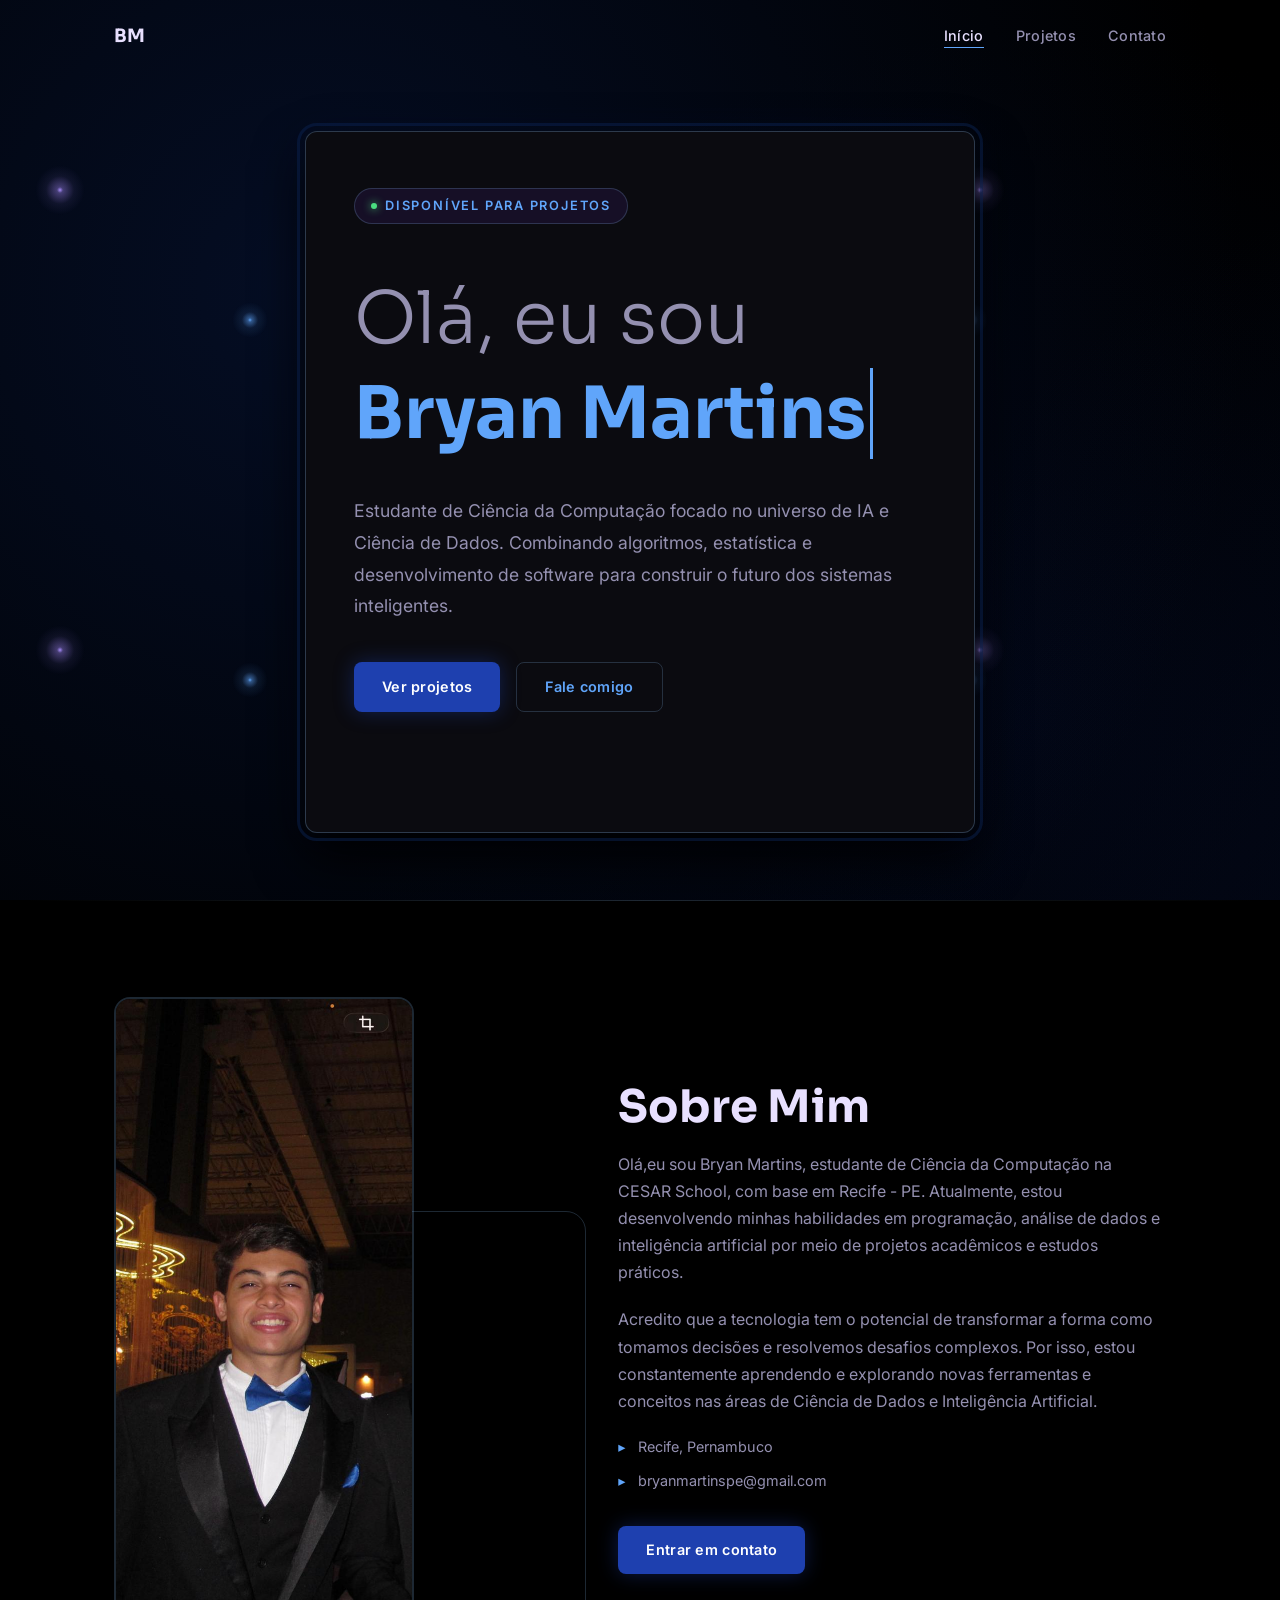
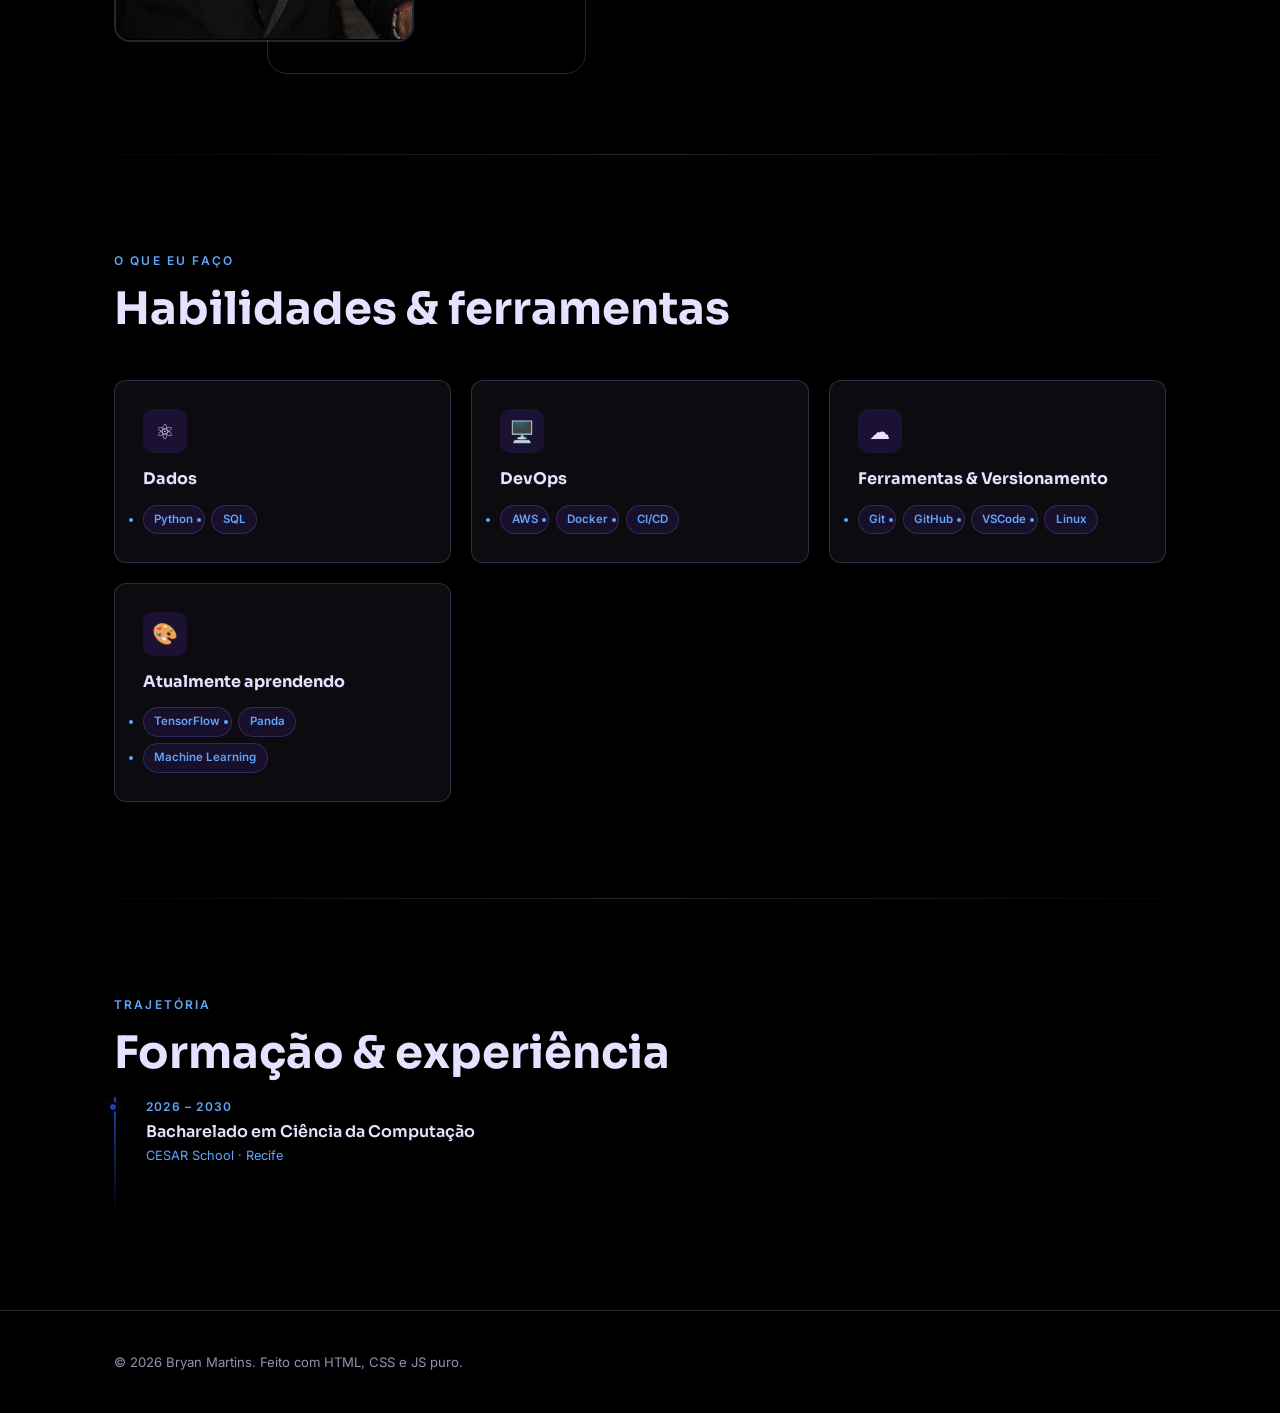
<file: index.html>
<!DOCTYPE html>
<html lang="pt-BR">
<head>
  <meta charset="UTF-8" />
  <meta name="viewport" content="width=device-width, initial-scale=1.0" />
  <meta name="description" content="Portfólio de Bryan Martins — Estudante de Ciência da Computação na CESAR School." />
  <title>Bryan Martins - Estudante de Ciência da Computação</title>
  <link rel="preconnect" href="https://fonts.googleapis.com" />
  <link rel="preconnect" href="https://fonts.gstatic.com" crossorigin />
  <link href="https://fonts.googleapis.com/css2?family=Sora:wght@300;400;600;700&family=Inter:wght@400;500;600&display=swap" rel="stylesheet" />
  <link rel="stylesheet" href="css/style.css" />
</head>
<body>

  <!-- Custom Cursor -->
  <div id="cursor" aria-hidden="true"></div>
  <div id="cursor-ring" aria-hidden="true"></div>

  <!-- Navigation -->
  <nav>
    <div class="nav-inner">
      <a href="index.html" class="nav-logo">BM<span></span></a>
      <button class="hamburger" aria-label="Abrir menu" aria-expanded="false">
        <span></span><span></span><span></span>
      </button>
      <ul class="nav-links">
        <li><a href="index.html">Início</a></li>
        <li><a href="projects.html">Projetos</a></li>
        <li><a href="contact.html">Contato</a></li>
      </ul>
    </div>
  </nav>

  <!-- Hero Section -->
  <section class="hero" aria-label="Apresentação">
    <canvas class="hero-canvas" id="particles-canvas" aria-hidden="true"></canvas>
    <div class="container hero-content">
      <div class="hero-eyebrow">Disponível para projetos</div>
      <h1>
        <h1>
          <span class="line-muted">Olá, eu sou</span>
          <div class="typewriter-container">
            <span class="typewriter" data-words='["Bryan Martins"]'></span>
          </div>
        </h1>
      </h1>         
      <p class="hero-desc">
        Estudante de Ciência da Computação focado no universo de IA e Ciência de Dados. Combinando algoritmos,
        estatística e desenvolvimento de software para construir o futuro dos sistemas inteligentes.
      </p>
      <div class="hero-cta">
        <a href="projects.html" class="btn btn-primary">Ver projetos</a>
        <a href="contact.html" class="btn btn-outline">Fale comigo</a>
      </div>
      
    </div>
  </section>

  <div class="section-divider"></div>

  <!-- About Section -->
  <section class="section" id="sobre" aria-labelledby="sobre-titulo">
    <div class="container">
      <div class="about-grid">
        <div class="about-visual reveal">
          <img class="avatar-box" src="WhatsApp-Image-2026-06-10-at-22.21.26.jpg" alt="Bryan Martins" />
          <div class="about-accent-line" aria-hidden="true"></div>
        </div>
        <div class="about-text">
          <h2 id="sobre-titulo" class="section-title reveal">Sobre Mim</h2>
          <p class="reveal reveal-delay-1">
            Olá,eu sou Bryan Martins, estudante de Ciência da Computação na CESAR School, com base em Recife - PE. Atualmente, estou desenvolvendo minhas habilidades em programação, análise de dados e inteligência artificial por meio de projetos acadêmicos e estudos práticos.
          </p>
          <p class="reveal reveal-delay-2">
            Acredito que a tecnologia tem o potencial de transformar a forma como tomamos decisões e resolvemos desafios complexos. Por isso, estou constantemente aprendendo e explorando novas ferramentas e conceitos nas áreas de Ciência de Dados e Inteligência Artificial.
          </p>
          <ul class="about-list reveal reveal-delay-3" aria-label="Informações de contato e localização">
            <li>Recife, Pernambuco</li>
            <li>bryanmartinspe@gmail.com</li>
          </ul>
          <a href="contact.html" class="btn btn-primary reveal reveal-delay-3">Entrar em contato</a>
        </div>
      </div>
    </div>
  </section>

  <div class="section-divider"></div>

  <!-- Skills Section -->
  <section class="section" id="habilidades" aria-labelledby="skills-titulo">
    <div class="container">
      <span class="section-label reveal">O que eu faço</span>
      <h2 id="skills-titulo" class="section-title reveal">Habilidades &amp; ferramentas</h2>
      <br>
      <div class="skills-grid">
        <article class="skill-card reveal">
          <div class="skill-icon" aria-hidden="true">⚛️</div>
          <h3>Dados</h3>
          <ul class="skill-tags" aria-label="Tecnologias de Frontend">
            <li class="tag">Python</li>
            <li class="tag">SQL</li>
          </ul>
        </article>
        <article class="skill-card reveal reveal-delay-1">
          <div class="skill-icon" aria-hidden="true">🖥️</div>
          <h3>DevOps</h3>
          <ul class="skill-tags" aria-label="Tecnologias de Backend">
            <li class="tag">AWS</li>
            <li class="tag">Docker</li>
            <li class="tag">CI/CD</li>
          </ul>
        </article>
        <article class="skill-card reveal reveal-delay-2">
          <div class="skill-icon" aria-hidden="true">☁️</div>
          <h3>Ferramentas &amp; Versionamento</h3>
          <ul class="skill-tags" aria-label="Tecnologias de DevOps">
            <li class="tag">Git</li>
            <li class="tag">GitHub</li>
            <li class="tag">VSCode</li>
            <li class="tag">Linux</li>
          </ul>
        </article>
        <article class="skill-card reveal reveal-delay-3">
          <div class="skill-icon" aria-hidden="true">🎨</div>
          <h3>Atualmente aprendendo</h3>
          <ul class="skill-tags" aria-label="Ferramentas de Design">
            <li class="tag">TensorFlow</li>
            <li class="tag">Panda</li>
            <li class="tag">Machine Learning</li>
          </ul>
        </article>
      </div>
    </div>
  </section>

  <div class="section-divider"></div>

  <!-- Trajeto Section -->
  <section class="section" aria-labelledby="trajeto-titulo">
    <div class="container">
      <span class="section-label reveal">Trajetória</span>
      <h2 id="trajeto-titulo" class="section-title reveal">Formação &amp; experiência</h2>
      <div style="max-width:600px;">
        <div class="timeline">
          <article class="timeline-item reveal reveal-delay-2">
            <p class="timeline-year">2026 – 2030</p>
            <h3 class="timeline-title">Bacharelado em Ciência da Computação</h3>
            <p class="timeline-place">CESAR School · Recife</p>          
          </article>
        </div>
      </div>
    </div>
  </section>

  <!-- Footer -->
  <footer>
    <div class="footer-inner">
      <p class="footer-copy">
        &copy; <span id="year"></span> Bryan Martins. Feito com HTML, CSS e JS puro.
      </p>
    </div>
  </footer>

  <script src="js/portfolio.js"></script>
  <script>document.getElementById('year').textContent = new Date().getFullYear();</script>
</body>
</html>
</file>
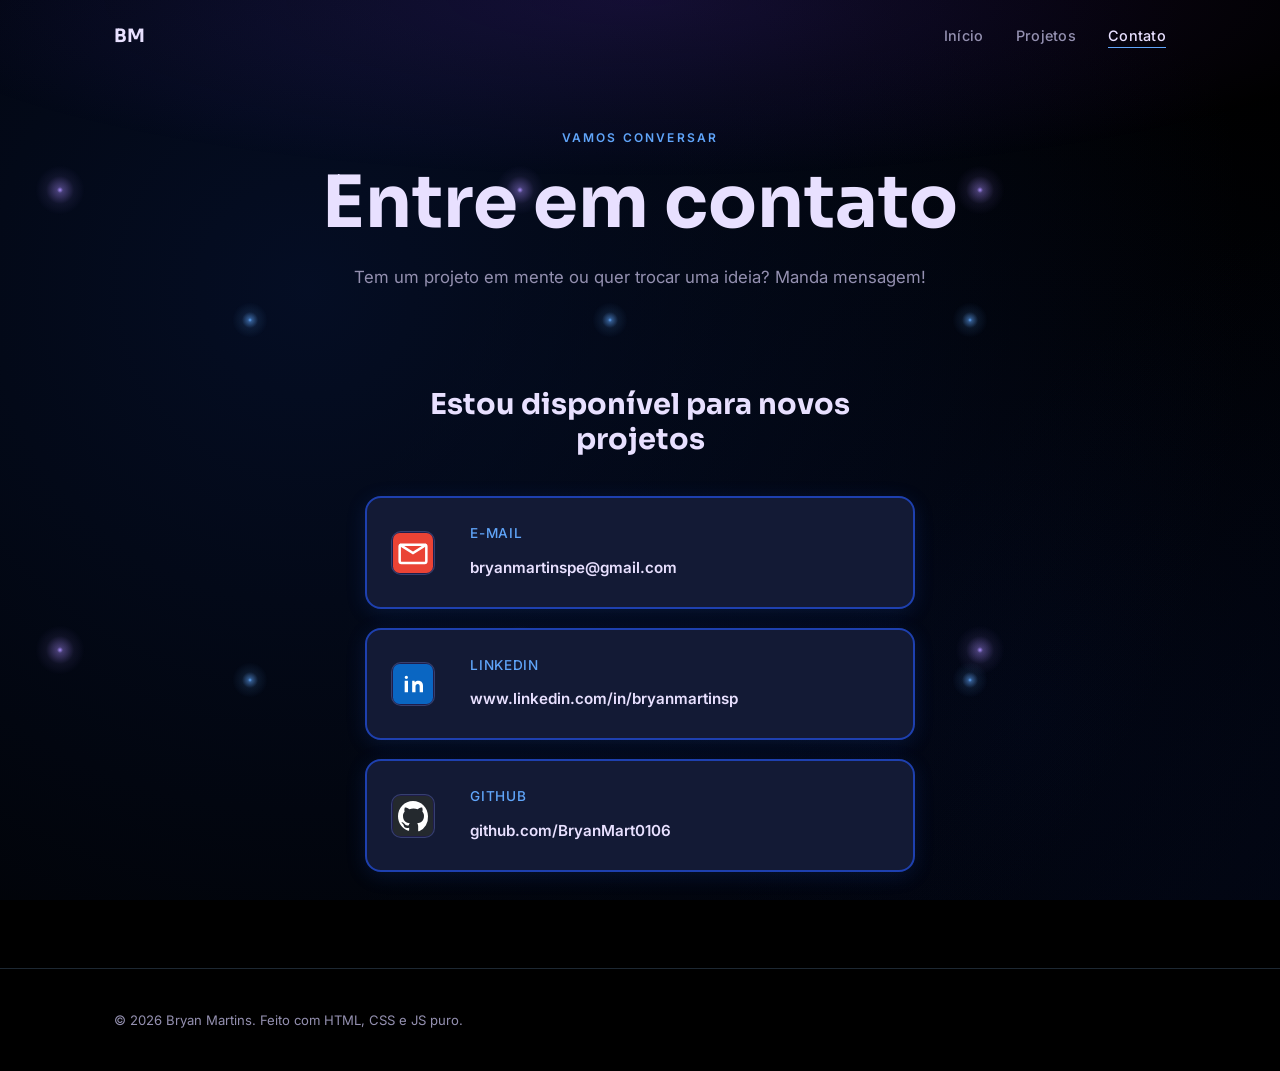
<file: contact.html>
<!DOCTYPE html>
<html lang="pt-BR">
<head>
  <meta charset="UTF-8" />
  <meta name="viewport" content="width=device-width, initial-scale=1.0" />
  <meta name="description" content="Entre em contato com Bryan Martins — Estudante de Ciência da Computação" />
  <title>Contato — Bryan Martins</title>
  <link rel="preconnect" href="https://fonts.googleapis.com" />
  <link rel="preconnect" href="https://fonts.gstatic.com" crossorigin />
  <link href="https://fonts.googleapis.com/css2?family=Sora:wght@300;400;600;700&family=Inter:wght@400;500;600&display=swap" rel="stylesheet" />
  <link rel="stylesheet" href="css/style.css" />
</head>
<body>

  <div id="cursor" aria-hidden="true"></div>
  <div id="cursor-ring" aria-hidden="true"></div>

  <nav>
    <div class="nav-inner">
      <a href="index.html" class="nav-logo">BM<span></span></a>
      <button class="hamburger" aria-label="Abrir menu" aria-expanded="false">
        <span></span><span></span><span></span>
      </button>
      <ul class="nav-links">
        <li><a href="index.html">Início</a></li>
        <li><a href="projects.html">Projetos</a></li>
        <li><a href="contact.html">Contato</a></li>
      </ul>
    </div>
  </nav>

  <header class="page-hero">
    <div class="container">
      <span class="section-label">Vamos conversar</span>
      <h1>Entre em contato</h1>
      <p class="section-desc" style="margin: 1rem auto 0; text-align:center;">
        Tem um projeto em mente ou quer trocar uma ideia? Manda mensagem!
      </p>
    </div>
  </header>

  <main>
    <section class="section" style="padding-top:2rem;">
      <div class="container">

        <aside aria-label="Informações de contato" style="margin: 0 auto; max-width: 550px; text-align: center;">
          <h3 class="section-title reveal" style="font-size:1.8rem; margin-bottom:2.5rem;">
            Estou disponível para novos projetos
          </h3>

          <div class="contact-info" style="display: flex; flex-direction: column; gap: 1.2rem; text-align: left;">
            
            <div class="contact-item reveal reveal-delay-1" style="display: flex; align-items: center; padding: 1.5rem; border: 2px solid var(--accent); border-radius: 16px; background: #131A35; box-shadow: 0 4px 20px rgba(37, 99, 235, 0.15);">
              <div class="contact-icon" style="margin-right: 1.2rem;">
                <svg width="40" height="40" viewBox="0 0 24 24" fill="none" xmlns="http://www.w3.org/2000/svg">
                  <rect width="24" height="24" rx="4" fill="#EA4335"/>
                  <path d="M4 7l8 5 8-5" stroke="white" stroke-width="1.5" fill="none"/>
                  <rect x="4" y="7" width="16" height="11" rx="1" stroke="white" stroke-width="1.5" fill="none"/>
                </svg>
              </div>   
              <div class="contact-item-text" style="font-size: 1.25rem; color: var(--text);">
                <strong style="display: block; font-size: 0.85rem; text-transform: uppercase; letter-spacing: 0.05em; color: var(--accent-light); margin-bottom: 0.2rem;">E-mail</strong>
                <span>
                  <a href="mailto:bryanmartinspe@gmail.com" style="text-decoration: none; color: inherit; font-weight: 600; transition: color 0.2s;" onmouseover="this.style.color='var(--accent-light)'" onmouseout="this.style.color='inherit'">bryanmartinspe@gmail.com</a>
                </span>
              </div>
            </div>

            <div class="contact-item reveal reveal-delay-2" style="display: flex; align-items: center; padding: 1.5rem; border: 2px solid var(--accent); border-radius: 16px; background: #131A35; box-shadow: 0 4px 20px rgba(37, 99, 235, 0.15);">
              <div class="contact-icon" style="margin-right: 1.2rem;">
                <svg width="40" height="40" viewBox="0 0 24 24" fill="#0A66C2" xmlns="http://www.w3.org/2000/svg">
                  <rect width="24" height="24" rx="4" fill="#0A66C2"/>
                  <path d="M7 10h2v7H7v-7zm1-3a1 1 0 110 2 1 1 0 010-2zm3 3h2v1h.03C13.4 10.4 14.2 10 15.1 10c2 0 2.9 1.3 2.9 3v4h-2v-3.5c0-.8-.3-1.5-1.1-1.5-.9 0-1.4.7-1.4 1.5V17h-2v-7z" fill="white"/>
                </svg>
              </div>
              <div class="contact-item-text" style="font-size: 1.25rem; color: var(--text);">
                <strong style="display: block; font-size: 0.85rem; text-transform: uppercase; letter-spacing: 0.05em; color: var(--accent-light); margin-bottom: 0.2rem;">LinkedIn</strong>
                <span>
                  <a href="https://www.linkedin.com/in/bryanmartinsp/" target="_blank" rel="noopener noreferrer" style="text-decoration: none; color: inherit; font-weight: 600; transition: color 0.2s;" onmouseover="this.style.color='var(--accent-light)'" onmouseout="this.style.color='inherit'">www.linkedin.com/in/bryanmartinsp</a>
                </span>
              </div>
            </div>

            <div class="contact-item reveal reveal-delay-3" style="display: flex; align-items: center; padding: 1.5rem; border: 2px solid var(--accent); border-radius: 16px; background: #131A35; box-shadow: 0 4px 20px rgba(37, 99, 235, 0.15);">
              <div class="contact-icon" style="margin-right: 1.2rem;">
                <svg width="40" height="40" viewBox="0 0 24 24" fill="white" xmlns="http://www.w3.org/2000/svg">
                  <rect width="24" height="24" rx="4" fill="#24292E"/>
                  <path d="M12 3C7 3 3 7.1 3 12.2c0 4 2.5 7.4 6.1 8.6.4.1.6-.2.6-.4v-1.4c-2.5.6-3-.6-3.2-1.2-.1-.3-.6-1.2-1-1.4-.3-.2-.8-.7 0-.7.7 0 1.2.7 1.4 1 .8 1.4 2.1 1 2.6.8.1-.6.3-1 .6-1.2-2-.2-4.1-1-4.1-4.5 0-1 .4-1.8 1-2.5-.1-.2-.4-1.2.1-2.4 0 0 .8-.3 2.7 1a9.3 9.3 0 015 0c1.9-1.3 2.7-1 2.7-1 .5 1.2.2 2.2.1 2.4.6.7 1 1.5 1 2.5 0 3.5-2.1 4.3-4.1 4.5.3.3.6.9.6 1.8v2.7c0 .2.2.5.6.4A9.2 9.2 0 0021 12.2C21 7.1 17 3 12 3z" fill="white"/>
                </svg>
              </div>
              <div class="contact-item-text" style="font-size: 1.25rem; color: var(--text);">
                <strong style="display: block; font-size: 0.85rem; text-transform: uppercase; letter-spacing: 0.05em; color: var(--accent-light); margin-bottom: 0.2rem;">GitHub</strong>
                <span>
                  <a href="https://github.com/BryanMart0106" target="_blank" rel="noopener noreferrer" style="text-decoration: none; color: inherit; font-weight: 600; transition: color 0.2s;" onmouseover="this.style.color='var(--accent-light)'" onmouseout="this.style.color='inherit'">github.com/BryanMart0106</a>
                </span>
              </div>
            </div>

          </div>
        </aside>

      </div>
    </section>
  </main>

  <footer>
    <div class="footer-inner">
      <p class="footer-copy">
        &copy; <span id="year"></span> Bryan Martins. Feito com HTML, CSS e JS puro.
      </p>
    </div>
  </footer>

  <script src="js/portfolio.js"></script>
  <script>document.getElementById('year').textContent = new Date().getFullYear();</script>
</body>
</html>
</file>
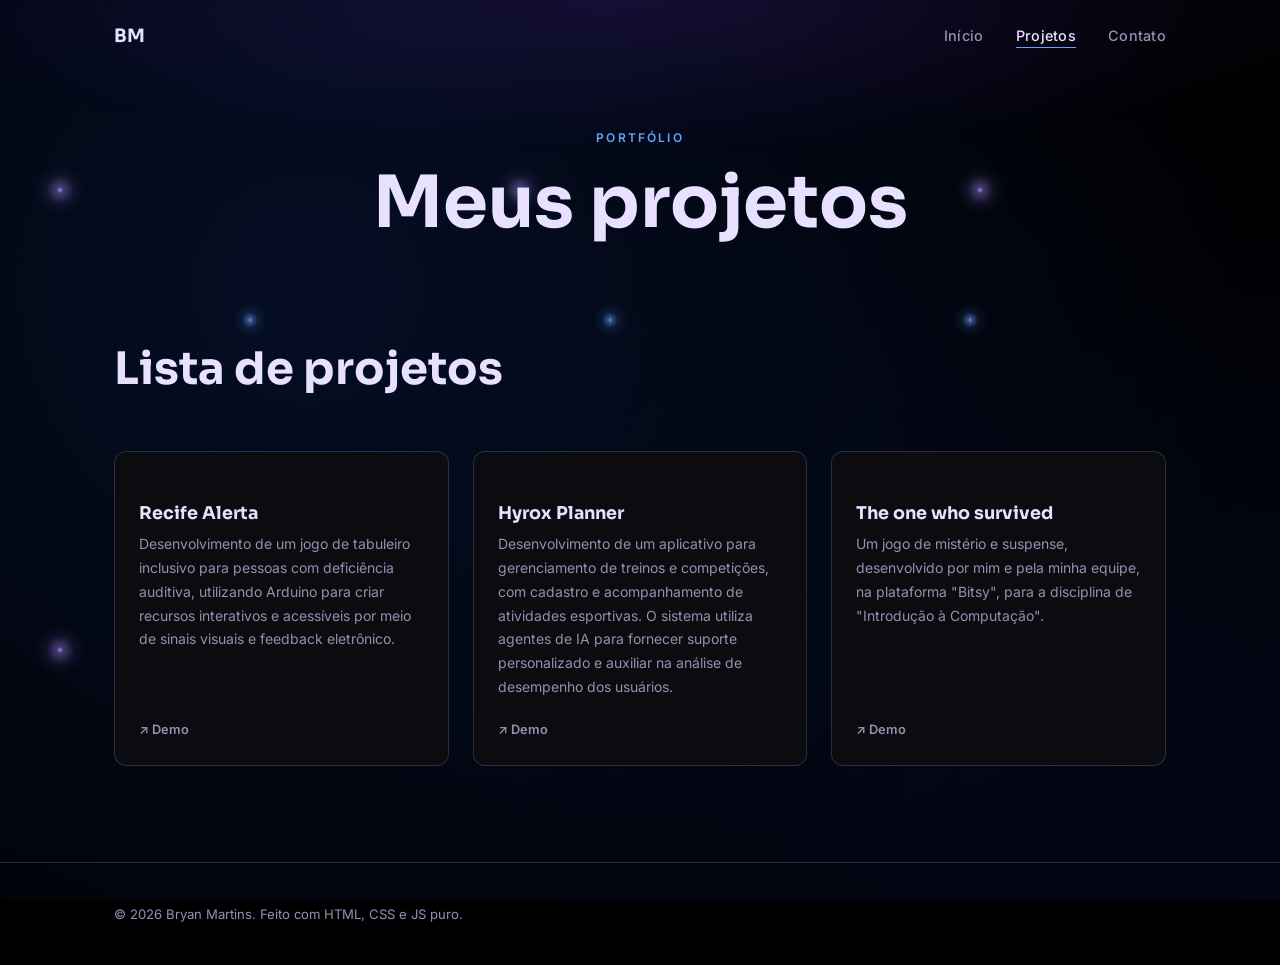
<file: projects.html>
<!DOCTYPE html>
<html lang="pt-BR">
<head>
  <meta charset="UTF-8" />
  <meta name="viewport" content="width=device-width, initial-scale=1.0" />
  <meta name="description" content="Projetos de Bryan Martins — Estudante de Ciência da Computação na CESAR School. Veja cases de frontend, backend e aplicações completas." />
  <title>Projetos — Bryan Martins</title>
  <link rel="preconnect" href="https://fonts.googleapis.com" />
  <link rel="preconnect" href="https://fonts.gstatic.com" crossorigin />
  <link href="https://fonts.googleapis.com/css2?family=Sora:wght@300;400;600;700&family=Inter:wght@400;500;600&display=swap" rel="stylesheet" />
  <link rel="stylesheet" href="css/style.css" />
</head>
<body>

  <div id="cursor" aria-hidden="true"></div>
  <div id="cursor-ring" aria-hidden="true"></div>

  <nav>
    <div class="nav-inner">
      <a href="index.html" class="nav-logo">B<span></span>M</a>
      <button class="hamburger" aria-label="Abrir menu" aria-expanded="false">
        <span></span><span></span><span></span>
      </button>
      <ul class="nav-links">
        <li><a href="index.html">Início</a></li>
        <li><a href="projects.html">Projetos</a></li>
        <li><a href="contact.html">Contato</a></li>
      </ul>
    </div>
  </nav>

  <header class="page-hero">
    <div class="container">
      <span class="section-label">Portfólio</span>
      <h1>Meus projetos</h1>
    </div>
  </header>

  <main>
    <section class="section" style="padding-top:2rem;" aria-labelledby="projects-heading">
      <div class="container">
        <h2 id="projects-heading" class="sr-only">Lista de projetos</h2><br>
        <br>
        <div class="projects-grid">

          <article class="project-card reveal" data-cat="fullstack">
            <br>
            <div class="project-body">              
              <h3>Recife Alerta</h3>
              <p>
                Desenvolvimento de um jogo de tabuleiro inclusivo para pessoas com deficiência auditiva, utilizando Arduino para criar recursos interativos e acessíveis por meio de sinais visuais e feedback eletrônico.
              </p>
              <div class="project-footer">
                <div class="project-links">
                  <a href="https://sites.google.com/d/1SnlWyz9fuf4DnkkQBU0osgSybi88sqH3/p/1N3TljqFXyS7cMvVyClMnBWQK6pDwxVab/edit"
                    class="project-link"
                    target="_blank"
                    rel="noopener noreferrer"
                    aria-label="Ver Recife Alerta">
                    ↗ Demo
                  </a>
                </div>
              </div>
            </div>
          </article>

          <article class="project-card reveal reveal-delay-1" data-cat="frontend">
            <br>
            <div class="project-body">
              <h3>Hyrox Planner</h3>
              <p>
                Desenvolvimento de um aplicativo para gerenciamento de treinos e competições, com cadastro e acompanhamento de atividades esportivas. O sistema utiliza agentes de IA para fornecer suporte personalizado e auxiliar na análise de desempenho dos usuários.
             </p>
              <div class="project-footer">
                <div class="project-links">
                  <a href="https://github.com/felipeassiss/HyroxPlanner"
                    class="project-link"
                    target="_blank"
                    rel="noopener noreferrer"
                    aria-label="Ver Hyrox Planner">
                    ↗ Demo
                  </a>
                </div>
              </div>
            </div>
          </article>

          <article class="project-card reveal reveal-delay-2" data-cat="mobile">
            <br>
            <div class="project-body">
              <h3>The one who survived</h3>
              <p>
                Um jogo de mistério e suspense, desenvolvido por mim e pela minha equipe, na plataforma "Bitsy", para a disciplina de "Introdução à Computação". 
              </p>
              <div class="project-footer">
                <div class="project-links">
                  <a href="https://bryanmartins.itch.io/the-one-who-survived"
                  class="project-link"
                  target="_blank"
                  rel="noopener noreferrer"
                  aria-label="Ver The One Who Survived">
                  ↗ Demo
                  </a>
                </div>
              </div>
            </div>
          </article>

        </div>
      </div>
    </section>
  </main>

  <footer>
    <div class="footer-inner">
      <p class="footer-copy">
        &copy; <span id="year"></span> Bryan Martins. Feito com HTML, CSS e JS puro.
      </p>
    </div>
  </footer>
  <script src="js/portfolio.js"></script>
  <script>document.getElementById('year').textContent = new Date().getFullYear();</script>
</body>
</html>
</file>
<file: css/style.css>
/* ===== RESET & BASE ===== */
*, *::before, *::after {
  box-sizing: border-box;
  margin: 0;
  padding: 0;
}

/* 🌟 FORÇAR O PONTEIRO (MÃOZINHA) EM TODOS OS ELEMENTOS CLICÁVEIS */
button, 
a, 
.btn, 
.btn-primary, 
.btn-outline,
[role="button"] {
  cursor: pointer !important;
  pointer-events: auto !important; /* Garante que o botão aceite o mouse */
}

:root {
  --bg: #000000; /* 🌟 FORÇADO PRETO ABSOLUTO */
  --bg-card: #0B0B10;
  --bg-card-hover: #12121C;
  --accent: #1E40AF; /* Azul Marinho Base */
  --accent-light: #60A5FA; /* Azul Claro para Destaques */
  --accent-glow: rgba(30, 64, 175, 0.4);
  --text: #E8E0FF;
  --text-muted: #9490B0;
  --border: rgba(147, 197, 253, 0.2);
  --radius: 12px;
  --transition: 0.3s cubic-bezier(0.4, 0, 0.2, 1);
}

html {
  scroll-behavior: smooth;
  background-color: #000000;
}

body {
  background-color: #000000 !important; /* Preto absoluto dominante */
  
  /* 🌟 EFEITOS AZUL MARINHO COBERTORES E SUTIS (Mais escuros) */
  background-image: 
    radial-gradient(circle at 15% 20%, rgba(10, 30, 80, 0.45) 0%, transparent 45%),
    radial-gradient(circle at 85% 80%, rgba(6, 20, 60, 0.4) 0%, transparent 50%),
    radial-gradient(circle at 50% 50%, rgba(4, 12, 40, 0.4) 0%, transparent 55%) !important;
  
  background-size: 160% 160% !important;
  background-attachment: fixed;
  animation: aurora-marinho 14s ease-in-out infinite alternate !important;
  
  color: var(--text);
  font-family: 'Inter', system-ui, sans-serif;
  font-size: 1rem;
  line-height: 1.7;
  min-height: 100vh;
  overflow-x: hidden;
  position: relative;
}

/* 🌟 FAGULHAS CYBER-NEON: Brilhos modernos com aura de luz que flutuam e piscam */
body::before {
  content: "" !important;
  position: fixed !important;
  inset: 0 !important;
  z-index: 0 !important; /* Fica logo acima das ondas azuis e atrás do texto */
  pointer-events: none;
  
  background-image: 
    radial-gradient(circle at center, #60a5fa 0%, rgba(96, 165, 250, 0.5) 2px, rgba(96, 165, 250, 0.1) 8px, transparent 18px),
    radial-gradient(circle at center, #a78bfa 0%, rgba(167, 139, 250, 0.4) 3px, rgba(167, 139, 250, 0.08) 14px, transparent 25px) !important;
  
  background-size: 360px 360px, 460px 460px !important;
  background-position: 70px 140px, 290px 420px !important;
  animation: cyber-spark-twinkle 12s ease-in-out infinite alternate !important;
}

/* ===== TYPOGRAPHY ===== */
h1, h2, h3, h4 {
  font-family: 'Sora', 'Inter', sans-serif;
  line-height: 1.2;
  font-weight: 700;
}

h1 { font-size: clamp(2.4rem, 6vw, 4.5rem); }
h2 { font-size: clamp(1.8rem, 4vw, 2.8rem); }
h3 { font-size: 1.25rem; }

a {
  color: var(--accent-light);
  text-decoration: none;
  transition: color var(--transition);
}

a:hover { color: #fff; }

/* ===== LAYOUT UTILITIES ===== */
.container {
  max-width: 1100px;
  margin: 0 auto;
  padding: 0 1.5rem;
}

/* Caixa protetora para os tópicos do site */
.subject-box, .hero-content {
  background: #0B0B10 !important; /* Caixa cinza-escura muito sólida: bloqueia o fundo */
  border: 1px solid rgba(147, 197, 253, 0.25) !important; /* Borda azulada fina */
  border-radius: var(--radius) !important;
  padding: 3.5rem 3rem !important;
  margin-top: 2rem;
  margin-bottom: 3rem;
  position: relative;
  z-index: 2; /* Fica acima dos brilhos do fundo */
  
  /* Borda dupla (Efeito moldura) */
  outline: 3px solid rgba(10, 35, 80, 0.5) !important;
  outline-offset: 5px !important;
  
  /* Sombra pesada para dar profundidade tridimensional sobre o preto absoluto */
  box-shadow: 0 25px 50px rgba(0, 0, 0, 0.95),
              0 0 40px rgba(10, 35, 80, 0.2) !important;
  transition: all var(--transition);
}

/* Brilho neon quando o usuário passa o mouse por cima da caixa */
.subject-box:hover, .hero-content:hover {
  border-color: rgba(147, 197, 253, 0.5) !important;
  outline: 3px solid rgba(147, 197, 253, 0.3) !important;
  transform: translateY(-3px);
  box-shadow: 0 30px 60px rgba(0, 0, 0, 0.99), 
              0 0 50px rgba(147, 197, 253, 0.15) !important;
}

.section {
  padding: 6rem 0;
}

.section-label {
  font-size: 0.75rem;
  font-weight: 600;
  letter-spacing: 0.18em;
  text-transform: uppercase;
  color: var(--accent-light);
  margin-bottom: 0.75rem;
  display: block;
}

.section-title {
  margin-bottom: 1rem;
  color: var(--text);
}

.section-desc {
  color: var(--text-muted);
  max-width: 56ch;
  margin-bottom: 3rem;
  font-size: 1.05rem;
}

/* ⬇️ COLE O PASSO 2 EXATAMENTE AQUI (ABAIXO DA SECTION-DESC) ⬇️ */

/* ===== CAIXA DE TEXTO PROTETORA (NÃO AFETADA PELO FUNDO) ===== */
.subject-box {
  background: #12121C !important; /* Cor sólida: bloqueia o fundo dinâmico */
  border: 1px solid rgba(167, 139, 250, 0.4);
  border-radius: var(--radius);
  padding: 3rem 2.5rem;
  margin-top: 2rem;
  margin-bottom: 3rem;
  
  /* Efeito de moldura/borda dupla trabalhada */
  outline: 3px solid rgba(14, 65, 145, 0.3);
  outline-offset: 4px;
  
  /* Sombra para destacar a caixa flutuando sobre o fundo */
  box-shadow: 0 30px 60px rgba(0, 0, 0, 0.8);
  transition: all var(--transition);
}

.subject-box:hover {
  border-color: var(--accent-light);
  outline: 3px solid rgba(124, 58, 237, 0.5);
  transform: translateY(-2px);
  box-shadow: 0 35px 70px rgba(0, 0, 0, 0.9), 0 0 30px rgba(124, 58, 237, 0.2);
}

/* ===== NAVIGATION ===== */
nav {
  position: fixed;
  top: 0;
  left: 0;
  right: 0;
  z-index: 100;
  padding: 1.25rem 0;
  transition: background var(--transition), backdrop-filter var(--transition);
}

nav.scrolled {
  background: rgba(10, 10, 15, 0.85);
  backdrop-filter: blur(16px);
  border-bottom: 1px solid var(--border);
}

.nav-inner {
  display: flex;
  align-items: center;
  justify-content: space-between;
  max-width: 1100px;
  margin: 0 auto;
  padding: 0 1.5rem;
}

.nav-logo {
  font-family: 'Sora', sans-serif;
  font-weight: 700;
  font-size: 1.15rem;
  color: var(--text);
  letter-spacing: -0.02em;
}

.nav-logo span {
  color: var(--accent-light);
}

.nav-links {
  display: flex;
  align-items: center;
  gap: 2rem;
  list-style: none;
}

.nav-links a {
  color: var(--text-muted);
  font-size: 0.9rem;
  font-weight: 500;
  letter-spacing: 0.02em;
  transition: color var(--transition);
  position: relative;
}

.nav-links a::after {
  content: '';
  position: absolute;
  bottom: -4px;
  left: 0;
  width: 0;
  height: 1.5px;
  background: var(--accent-light);
  transition: width var(--transition);
}

.nav-links a:hover,
.nav-links a.active {
  color: var(--text);
}

.nav-links a:hover::after,
.nav-links a.active::after {
  width: 100%;
}

/* ===== MOBILE MENU ===== */
.hamburger {
  display: none;
  flex-direction: column;
  gap: 5px;
  background: none;
  border: none;
  cursor: none;
  padding: 4px;
}

.hamburger span {
  display: block;
  width: 24px;
  height: 2px;
  background: var(--text);
  border-radius: 2px;
  transition: transform var(--transition), opacity var(--transition);
}

.hamburger.open span:nth-child(1) { transform: translateY(7px) rotate(45deg); }
.hamburger.open span:nth-child(2) { opacity: 0; }
.hamburger.open span:nth-child(3) { transform: translateY(-7px) rotate(-45deg); }

/* ===== BUTTONS ===== */
.btn {
  display: inline-flex;
  align-items: center;
  gap: 0.5rem;
  padding: 0.75rem 1.75rem;
  border-radius: 8px;
  font-weight: 600;
  font-size: 0.9rem;
  letter-spacing: 0.02em;
  transition: all var(--transition);
  cursor: none;
  border: none;
}

.btn-primary {
  background: var(--accent);
  color: #fff;
  box-shadow: 0 0 20px var(--accent-glow);
}

.btn-primary:hover {
  background: #6D28D9;
  color: #fff;
  box-shadow: 0 0 32px var(--accent-glow);
  transform: translateY(-2px);
}

.btn-outline {
  background: transparent;
  color: var(--accent-light);
  border: 1.5px solid var(--border);
}

.btn-outline:hover {
  border-color: var(--accent-light);
  color: #fff;
  background: rgba(124, 58, 237, 0.1);
  transform: translateY(-2px);
}

/* ===== HERO ===== */
.hero {
  min-height: 100vh;
  display: flex;
  align-items: center;
  padding-top: 5rem;
  position: relative;
  overflow: hidden;
}

.hero-canvas {
  position: absolute;
  inset: 0;
  z-index: 0;
}

.hero-content {
  position: relative;
  z-index: 1;
}

.hero-eyebrow {
  display: inline-flex;
  align-items: center;
  gap: 0.5rem;
  font-size: 0.8rem;
  font-weight: 600;
  letter-spacing: 0.14em;
  text-transform: uppercase;
  color: var(--accent-light);
  background: rgba(124, 58, 237, 0.1);
  border: 1px solid var(--border);
  padding: 0.4rem 1rem;
  border-radius: 100px;
  margin-bottom: 1.75rem;
}

.hero-eyebrow::before {
  content: '';
  width: 6px;
  height: 6px;
  border-radius: 50%;
  background: #4ADE80;
  box-shadow: 0 0 8px #4ADE80;
  animation: blink 2s infinite;
}

@keyframes blink {
  0%, 100% { opacity: 1; }
  50% { opacity: 0.3; }
}

.hero h1 {
  margin-bottom: 1.5rem;
}

.hero h1 .line-muted {
  color: var(--text-muted);
  font-weight: 300;
}

/* Container invisível que segura o espaço do texto */
.typewriter-container {
  display: block;
  min-height: 2.8em;       /* Reserva espaço vertical suficiente para até 2 linhas caso quebre */
  max-width: 100%;         /* Permite que use a largura total disponível */
  text-align: left;        /* Mantém a base do texto fixa na esquerda para não balançar */
  margin-top: 0.5rem;      /* Dá um pequeno espaço abaixo do nome Bryan Martins */
}

/* O texto que o JavaScript digita */
.hero h1 .typewriter {
  color: var(--accent-light);
  border-right: 3px solid var(--accent-light);
  padding-right: 4px;
  animation: blink-cursor 0.7s step-end infinite;
  white-space: normal;     /* 👈 PERMITE QUE O "COMPUTAÇÃO" VÁ PARA BAIXO SE NÃO COUBER */
  display: inline;
}


@keyframes blink-cursor {
  0%, 100% { border-color: var(--accent-light); }
  50% { border-color: transparent; }
}

.hero-desc {
  font-size: 1.1rem;
  color: var(--text-muted);
  max-width: 52ch;
  margin-bottom: 2.5rem;
  line-height: 1.8;
}

.hero-cta {
  display: flex;
  flex-wrap: wrap;
  gap: 1rem;
  margin-bottom: 4rem;
}

.hero-stats {
  display: flex;
  flex-wrap: wrap;
  gap: 2.5rem;
}

.stat {
  display: flex;
  flex-direction: column;
}

.stat-number {
  font-family: 'Sora', sans-serif;
  font-size: 2rem;
  font-weight: 700;
  color: var(--text);
  line-height: 1;
}

.stat-number span {
  color: var(--accent-light);
}

.stat-label {
  font-size: 0.78rem;
  color: var(--text-muted);
  letter-spacing: 0.06em;
  margin-top: 0.25rem;
}

/* ===== SKILLS SECTION ===== */
.skills-grid {
  display: grid;
  grid-template-columns: repeat(auto-fit, minmax(260px, 1fr));
  gap: 1.25rem;
}

.skill-card {
  background: var(--bg-card);
  border: 1px solid var(--border);
  border-radius: var(--radius);
  padding: 1.75rem;
  transition: all var(--transition);
  position: relative;
  overflow: hidden;
}

.skill-card::before {
  content: '';
  position: absolute;
  top: 0;
  left: 0;
  right: 0;
  height: 2px;
  background: linear-gradient(90deg, var(--accent), var(--accent-light));
  transform: scaleX(0);
  transform-origin: left;
  transition: transform var(--transition);
}

.skill-card:hover {
  border-color: rgba(167, 139, 250, 0.3);
  background: var(--bg-card-hover);
  transform: translateY(-4px);
}

.skill-card:hover::before {
  transform: scaleX(1);
}

.skill-icon {
  width: 44px;
  height: 44px;
  border-radius: 10px;
  background: rgba(124, 58, 237, 0.15);
  display: flex;
  align-items: center;
  justify-content: center;
  font-size: 1.3rem;
  margin-bottom: 1rem;
}

.skill-card h3 {
  font-size: 1rem;
  margin-bottom: 0.5rem;
  color: var(--text);
}

.skill-card p {
  font-size: 0.85rem;
  color: var(--text-muted);
  line-height: 1.6;
}

.skill-tags {
  display: flex;
  flex-wrap: wrap;
  gap: 0.4rem;
  margin-top: 1rem;
}

.tag {
  font-size: 0.72rem;
  font-weight: 600;
  padding: 0.25rem 0.65rem;
  border-radius: 100px;
  background: rgba(124, 58, 237, 0.12);
  color: var(--accent-light);
  border: 1px solid rgba(167, 139, 250, 0.2);
}

/* ===== PROJECT CARDS ===== */
.projects-grid {
  display: grid;
  grid-template-columns: repeat(auto-fit, minmax(320px, 1fr));
  gap: 1.5rem;
}

.project-card {
  background: var(--bg-card);
  border: 1px solid var(--border);
  border-radius: var(--radius);
  overflow: hidden;
  transition: all var(--transition);
  display: flex;
  flex-direction: column;
}

.project-card:hover {
  border-color: rgba(167, 139, 250, 0.3);
  transform: translateY(-5px);
  box-shadow: 0 20px 40px rgba(0, 0, 0, 0.4);
}

.project-thumb {
  height: 180px;
  background: linear-gradient(135deg, #1A1A2E 0%, #0D0D1A 100%);
  display: flex;
  align-items: center;
  justify-content: center;
  font-size: 3rem;
  position: relative;
  overflow: hidden;
}

.project-thumb::after {
  content: '';
  position: absolute;
  inset: 0;
  background: linear-gradient(to bottom, transparent 50%, var(--bg-card));
}

.project-body {
  padding: 1.5rem;
  flex: 1;
  display: flex;
  flex-direction: column;
}

.project-body h3 {
  font-size: 1.1rem;
  margin-bottom: 0.5rem;
}

.project-body p {
  font-size: 0.875rem;
  color: var(--text-muted);
  flex: 1;
  margin-bottom: 1.25rem;
}

.project-footer {
  display: flex;
  align-items: center;
  justify-content: space-between;
}

.project-links {
  display: flex;
  gap: 0.75rem;
}

.project-link {
  display: inline-flex;
  align-items: center;
  gap: 0.35rem;
  font-size: 0.8rem;
  font-weight: 600;
  color: var(--text-muted);
  transition: color var(--transition);
}

.project-link:hover { color: var(--accent-light); }

/* ===== ABOUT ===== */
.about-grid {
  display: grid;
  grid-template-columns: 1fr 1.2fr;
  gap: 5rem;
  align-items: center;
}

.about-visual {
  position: relative;
}

.avatar-box {
  width: 100%;
  max-width: 300px;  /* ← aumente ou diminua esse valor */
  height: auto;
  border-radius: 16px;
  object-fit: cover;
  object-position: center;
  border: 2px solid var(--border);
  display: block;
}

.avatar-box::before {
  content: '';
  position: absolute;
  top: -40%;
  left: -40%;
  width: 80%;
  height: 80%;
  background: radial-gradient(circle, rgba(124,58,237,0.2), transparent 70%);
  border-radius: 50%;
}

.about-accent-line {
  position: absolute;
  bottom: -1rem;
  right: -1rem;
  width: 70%;
  height: 70%;
  border: 1.5px solid var(--border);
  border-radius: 20px;
  z-index: -1;
}

.about-text p {
  color: var(--text-muted);
  margin-bottom: 1.25rem;
  font-size: 1rem;
}

.about-list {
  list-style: none;
  display: flex;
  flex-direction: column;
  gap: 0.6rem;
  margin-bottom: 2rem;
}

.about-list li {
  display: flex;
  align-items: center;
  gap: 0.75rem;
  font-size: 0.9rem;
  color: var(--text-muted);
}

.about-list li::before {
  content: '▸';
  color: var(--accent-light);
  flex-shrink: 0;
}

/* ===== TIMELINE ===== */
.timeline {
  position: relative;
  padding-left: 2rem;
}

.timeline::before {
  content: '';
  position: absolute;
  left: 0;
  top: 0;
  bottom: 0;
  width: 1.5px;
  background: linear-gradient(to bottom, var(--accent), transparent);
}

.timeline-item {
  position: relative;
  padding-bottom: 2.5rem;
}

.timeline-item::before {
  content: '';
  position: absolute;
  left: -2.35rem;
  top: 0.3rem;
  width: 10px;
  height: 10px;
  border-radius: 50%;
  background: var(--accent);
  border: 2px solid var(--bg);
  box-shadow: 0 0 10px var(--accent-glow);
}

.timeline-year {
  font-size: 0.75rem;
  font-weight: 600;
  color: var(--accent-light);
  letter-spacing: 0.1em;
  margin-bottom: 0.3rem;
}

.timeline-title {
  font-family: 'Sora', sans-serif;
  font-size: 1rem;
  font-weight: 600;
  margin-bottom: 0.25rem;
}

.timeline-place {
  font-size: 0.8rem;
  color: var(--accent-light);
  margin-bottom: 0.4rem;
}

.timeline-desc {
  font-size: 0.875rem;
  color: var(--text-muted);
  line-height: 1.6;
}

/* ===== CONTACT FORM ===== */
.contact-grid {
  display: grid;
  grid-template-columns: 1fr 1.4fr;
  gap: 5rem;
  align-items: start;
}

.contact-info {
  display: flex;
  flex-direction: column;
  gap: 2rem;
}

.contact-item {
  display: flex;
  align-items: flex-start;
  gap: 1rem;
}

.contact-icon {
  width: 44px;
  height: 44px;
  border-radius: 10px;
  background: rgba(124, 58, 237, 0.12);
  border: 1px solid var(--border);
  display: flex;
  align-items: center;
  justify-content: center;
  font-size: 1.1rem;
  flex-shrink: 0;
}

.contact-item-text strong {
  display: block;
  font-size: 0.85rem;
  color: var(--text-muted);
  font-weight: 500;
  margin-bottom: 0.2rem;
}

.contact-item-text span {
  font-size: 0.95rem;
  color: var(--text);
}

.form-group {
  margin-bottom: 1.25rem;
}

.form-group label {
  display: block;
  font-size: 0.8rem;
  font-weight: 600;
  color: var(--text-muted);
  letter-spacing: 0.06em;
  text-transform: uppercase;
  margin-bottom: 0.5rem;
}

.form-group input,
.form-group textarea,
.form-group select {
  width: 100%;
  background: var(--bg-card);
  border: 1.5px solid var(--border);
  border-radius: 8px;
  padding: 0.8rem 1rem;
  color: var(--text);
  font-family: inherit;
  font-size: 0.95rem;
  transition: border-color var(--transition), box-shadow var(--transition);
  outline: none;
}

.form-group input:focus,
.form-group textarea:focus,
.form-group select:focus {
  border-color: var(--accent-light);
  box-shadow: 0 0 0 3px rgba(124, 58, 237, 0.15);
}

.form-group textarea {
  resize: vertical;
  min-height: 130px;
}

.form-group select option {
  background: var(--bg-card);
}

.form-row {
  display: grid;
  grid-template-columns: 1fr 1fr;
  gap: 1rem;
}

.form-status {
  padding: 0.875rem 1.25rem;
  border-radius: 8px;
  font-size: 0.875rem;
  margin-top: 1rem;
  display: none;
}

.form-status.success {
  background: rgba(74, 222, 128, 0.1);
  border: 1px solid rgba(74, 222, 128, 0.3);
  color: #4ADE80;
  display: block;
}

.form-status.error {
  background: rgba(239, 68, 68, 0.1);
  border: 1px solid rgba(239, 68, 68, 0.3);
  color: #F87171;
  display: block;
}

/* ===== PAGE HERO (inner pages) ===== */
.page-hero {
  padding: 8rem 0 4rem;
  text-align: center;
  position: relative;
}

.page-hero::after {
  content: '';
  position: absolute;
  inset: 0;
  background: radial-gradient(ellipse 60% 50% at 50% 0%, rgba(124,58,237,0.15), transparent);
  z-index: 0;
  pointer-events: none;
}

.page-hero .container {
  position: relative;
  z-index: 1;
}

/* ===== FILTERS ===== */
.filter-bar {
  display: flex;
  flex-wrap: wrap;
  gap: 0.6rem;
  margin-bottom: 2.5rem;
}

.filter-btn {
  padding: 0.45rem 1rem;
  border-radius: 100px;
  font-size: 0.8rem;
  font-weight: 600;
  background: var(--bg-card);
  border: 1.5px solid var(--border);
  color: var(--text-muted);
  cursor: none;
  transition: all var(--transition);
}

.filter-btn.active,
.filter-btn:hover {
  background: rgba(124, 58, 237, 0.15);
  border-color: var(--accent-light);
  color: var(--accent-light);
}

/* ===== FOOTER ===== */
footer {
  border-top: 1px solid var(--border);
  padding: 2.5rem 0;
}

.footer-inner {
  display: flex;
  align-items: center;
  justify-content: space-between;
  flex-wrap: wrap;
  gap: 1rem;
  max-width: 1100px;
  margin: 0 auto;
  padding: 0 1.5rem;
}

.footer-copy {
  font-size: 0.82rem;
  color: var(--text-muted);
}

.footer-socials {
  display: flex;
  gap: 1rem;
  list-style: none;
}

.footer-socials a {
  font-size: 0.82rem;
  color: var(--text-muted);
  transition: color var(--transition);
}

.footer-socials a:hover { color: var(--accent-light); }

/* ===== SCROLL REVEAL ===== */
.reveal {
  opacity: 0;
  transform: translateY(24px);
  transition: opacity 0.6s ease, transform 0.6s ease;
}

.reveal.visible {
  opacity: 1;
  transform: translateY(0);
}

.reveal-delay-1 { transition-delay: 0.1s; }
.reveal-delay-2 { transition-delay: 0.2s; }
.reveal-delay-3 { transition-delay: 0.3s; }

/* ===== DIVIDER ===== */
.section-divider {
  height: 1px;
  background: linear-gradient(to right, transparent, var(--border), transparent);
  margin: 0 1.5rem;
}

/* ===== RESPONSIVE ===== */
@media (max-width: 768px) {
  #cursor, #cursor-ring { display: none; }

  .hamburger { display: flex; }

  .nav-links {
    position: fixed;
    top: 0;
    right: -100%;
    width: 75%;
    max-width: 300px;
    height: 100dvh;
    background: rgba(10, 10, 15, 0.97);
    backdrop-filter: blur(20px);
    flex-direction: column;
    align-items: flex-start;
    padding: 6rem 2rem 2rem;
    gap: 1.5rem;
    border-left: 1px solid var(--border);
    transition: right var(--transition);
  }

  .nav-links.open { right: 0; }
  .nav-links a { font-size: 1.1rem; }

  .about-grid,
  .contact-grid { grid-template-columns: 1fr; gap: 3rem; }

  .about-visual { max-width: 300px; }

  .form-row { grid-template-columns: 1fr; }

  .hero-stats { gap: 1.5rem; }
}

@media (max-width: 520px) {
  .projects-grid { grid-template-columns: 1fr; }
  .skills-grid { grid-template-columns: 1fr; }
}

/* ===== ANIMAÇÕES VIVAS: MOVIMENTO DO AZUL MARINHO E BRILHOS ===== */
@keyframes aurora-marinho {
  0% {
    background-position: 0% 20%;
  }
  50% {
    background-position: 100% 80%;
  }
  100% {
    background-position: 20% 40%;
  }
}

@keyframes cyber-spark-twinkle {
  0% {
    background-position: 70px 140px, 290px 420px;
    opacity: 0.2;
  }
  50% {
    opacity: 0.9; /* Ganham intensidade máxima no meio do caminho */
  }
  100% {
    background-position: 210px -200px, 90px -120px;
    opacity: 0.3;
  }
}
/* Aplica a caixa protetora na apresentação do topo (Hero) */
.hero-content {
  background: #12121C;
  border: 1px solid rgba(167, 139, 250, 0.4);
  border-radius: var(--radius);
  padding: 3rem 2.5rem;
  outline: 3px solid rgba(14, 65, 145, 0.3);
  outline-offset: 4px;
  box-shadow: 0 30px 60px rgba(0, 0, 0, 0.8);
}

/* Garante que o texto digitado (typewriter) não quebre a estrutura interna */
.typewriter-container {
  display: block;
  min-height: 1.4em;
  white-space: nowrap;
}

/* Ajusta o grid de 'Sobre Mim' para respeitar a nova estrutura interna */
.about-grid {
  display: grid;
  grid-template-columns: 1fr 1.2fr;
  gap: 3rem;
  align-items: center;
}

/* Se aplicar no formulário de contato (caso use a página contact.html) */
.contact-grid {
  background: #12121C;
  border: 1px solid rgba(167, 139, 250, 0.4);
  border-radius: var(--radius);
  padding: 3rem 2.5rem;
  outline: 3px solid rgba(14, 65, 145, 0.3);
  outline-offset: 4px;
}

img {
  width: 200px;
  height: 200px;
  object-fit: cover;
  border-radius: 16px; /* ou 50% para circular */
  display: block;
  margin-bottom: 16px;
}
</file>
